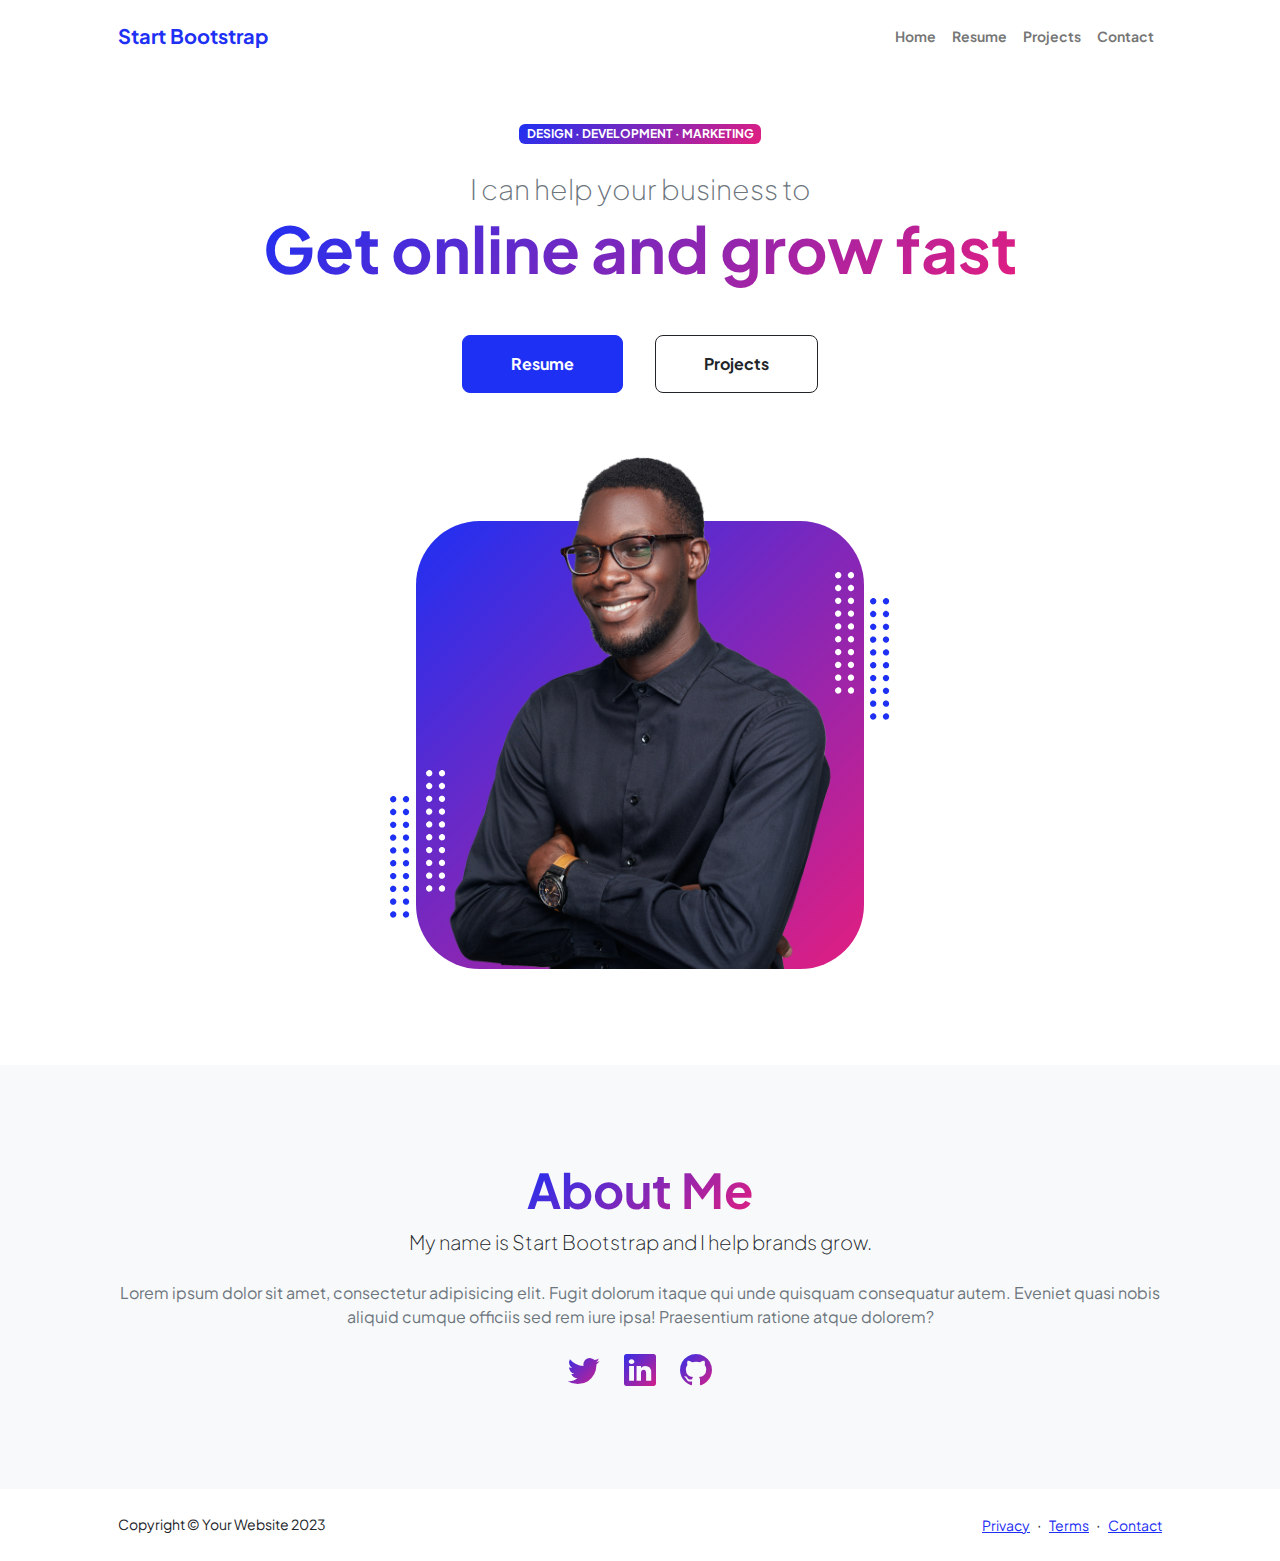
<file: index.html>
<!DOCTYPE html>
<html lang="en">

<head>
    <meta charset="utf-8" />
    <meta name="viewport" content="width=device-width, initial-scale=1, shrink-to-fit=no" />
    <meta name="description" content="" />
    <meta name="author" content="" />
    <title>Personal - Start Bootstrap Theme</title>
    <!-- Favicon-->
    <link rel="icon" type="image/x-icon" href="assets/favicon.ico" />
    <!-- Custom Google font-->
    <link rel="preconnect" href="https://fonts.googleapis.com" />
    <link rel="preconnect" href="https://fonts.gstatic.com" crossorigin />
    <link href="https://fonts.googleapis.com/css2?family=Plus+Jakarta+Sans:wght@100;200;300;400;500;600;700;800;900&amp;display=swap" rel="stylesheet" />
    <!-- Bootstrap icons-->
    <link href="https://cdn.jsdelivr.net/npm/bootstrap-icons@1.8.1/font/bootstrap-icons.css" rel="stylesheet" />
    <!-- Core theme CSS (includes Bootstrap)-->
    <link href="css/styles.css" rel="stylesheet" />
</head>

<body class="d-flex flex-column h-100">
    <main class="flex-shrink-0">
        <!-- Navigation-->
        <nav class="navbar navbar-expand-lg navbar-light bg-white py-3">
            <div class="container px-5">
                <a class="navbar-brand" href="index.html"><span class="fw-bolder text-primary">Start Bootstrap</span></a>
                <button class="navbar-toggler" type="button" data-bs-toggle="collapse" data-bs-target="#navbarSupportedContent" aria-controls="navbarSupportedContent" aria-expanded="false" aria-label="Toggle navigation"><span class="navbar-toggler-icon"></span></button>
                <div class="collapse navbar-collapse" id="navbarSupportedContent">
                    <ul class="navbar-nav ms-auto mb-2 mb-lg-0 small fw-bolder">
                        <li class="nav-item"><a class="nav-link" href="index.html">Home</a></li>
                        <li class="nav-item"><a class="nav-link" href="resume.html">Resume</a></li>
                        <li class="nav-item"><a class="nav-link" href="projects.html">Projects</a></li>
                        <li class="nav-item"><a class="nav-link" href="contact.html">Contact</a></li>
                    </ul>
                </div>
            </div>
        </nav>
        <!-- Header-->
        <header class="py-5">
            <div class="container px-5 pb-5">
                <div class="row gx-5 align-items-center">
                    <div class="col-xxl-5">
                        <!-- Header text content-->
                        <div class="text-center text-xxl-start">
                            <div class="badge bg-gradient-primary-to-secondary text-white mb-4">
                                <div class="text-uppercase">Design &middot; Development &middot; Marketing</div>
                            </div>
                            <div class="fs-3 fw-light text-muted">I can help your business to</div>
                            <h1 class="display-3 fw-bolder mb-5"><span class="text-gradient d-inline">Get online and grow fast</span></h1>
                            <div class="d-grid gap-3 d-sm-flex justify-content-sm-center justify-content-xxl-start mb-3">
                                <a class="btn btn-primary btn-lg px-5 py-3 me-sm-3 fs-6 fw-bolder" href="resume.html">Resume</a>
                                <a class="btn btn-outline-dark btn-lg px-5 py-3 fs-6 fw-bolder" href="projects.html">Projects</a>
                            </div>
                        </div>
                    </div>
                    <div class="col-xxl-7">
                        <!-- Header profile picture-->
                        <div class="d-flex justify-content-center mt-5 mt-xxl-0">
                            <div class="profile bg-gradient-primary-to-secondary">
                                <!-- TIP: For best results, use a photo with a transparent background like the demo example below-->
                                <!-- Watch a tutorial on how to do this on YouTube (link)-->
                                <img class="profile-img" src="assets/profile.png" alt="..." />
                                <div class="dots-1">
                                    <!-- SVG Dots-->
                                    <svg version="1.1" xmlns="http://www.w3.org/2000/svg" xmlns:xlink="http://www.w3.org/1999/xlink" x="0px" y="0px" viewBox="0 0 191.6 1215.4" style="enable-background: new 0 0 191.6 1215.4" xml:space="preserve">
                                            <g transform="translate(0.000000,1280.000000) scale(0.100000,-0.100000)">
                                                <path d="M227.7,12788.6c-105-35-200-141-222-248c-43-206,163-412,369-369c155,32,275,190,260,339c-11,105-90,213-190,262        C383.7,12801.6,289.7,12808.6,227.7,12788.6z"></path>
                                                <path d="M1507.7,12788.6c-151-50-253-216-222-362c25-119,136-230,254-255c194-41,395,142,375,339c-11,105-90,213-190,262        C1663.7,12801.6,1569.7,12808.6,1507.7,12788.6z"></path>
                                                <path d="M227.7,11508.6c-105-35-200-141-222-248c-43-206,163-412,369-369c155,32,275,190,260,339c-11,105-90,213-190,262        C383.7,11521.6,289.7,11528.6,227.7,11508.6z"></path>
                                                <path d="M1507.7,11508.6c-151-50-253-216-222-362c25-119,136-230,254-255c194-41,395,142,375,339c-11,105-90,213-190,262        C1663.7,11521.6,1569.7,11528.6,1507.7,11508.6z"></path>
                                                <path d="M227.7,10228.6c-105-35-200-141-222-248c-43-206,163-412,369-369c155,32,275,190,260,339c-11,105-90,213-190,262        C383.7,10241.6,289.7,10248.6,227.7,10228.6z"></path>
                                                <path d="M1507.7,10228.6c-105-35-200-141-222-248c-43-206,163-412,369-369c155,32,275,190,260,339c-11,105-90,213-190,262        C1663.7,10241.6,1569.7,10248.6,1507.7,10228.6z"></path>
                                                <path d="M227.7,8948.6c-105-35-200-141-222-248c-43-206,163-412,369-369c155,32,275,190,260,339c-11,105-90,213-190,262        C383.7,8961.6,289.7,8968.6,227.7,8948.6z"></path>
                                                <path d="M1507.7,8948.6c-105-35-200-141-222-248c-43-206,163-412,369-369c155,32,275,190,260,339c-11,105-90,213-190,262        C1663.7,8961.6,1569.7,8968.6,1507.7,8948.6z"></path>
                                                <path d="M227.7,7668.6c-105-35-200-141-222-248c-43-206,163-412,369-369c155,32,275,190,260,339c-11,105-90,213-190,262        C383.7,7681.6,289.7,7688.6,227.7,7668.6z"></path>
                                                <path d="M1507.7,7668.6c-105-35-200-141-222-248c-43-206,163-412,369-369c155,32,275,190,260,339c-11,105-90,213-190,262        C1663.7,7681.6,1569.7,7688.6,1507.7,7668.6z"></path>
                                                <path d="M227.7,6388.6c-105-35-200-141-222-248c-43-206,163-412,369-369c155,32,275,190,260,339c-11,105-90,213-190,262        C383.7,6401.6,289.7,6408.6,227.7,6388.6z"></path>
                                                <path d="M1507.7,6388.6c-105-35-200-141-222-248c-43-206,163-412,369-369c155,32,275,190,260,339c-11,105-90,213-190,262        C1663.7,6401.6,1569.7,6408.6,1507.7,6388.6z"></path>
                                                <path d="M227.7,5108.6c-105-35-200-141-222-248c-43-206,163-412,369-369c155,32,275,190,260,339c-11,105-90,213-190,262        C383.7,5121.6,289.7,5128.6,227.7,5108.6z"></path>
                                                <path d="M1507.7,5108.6c-105-35-200-141-222-248c-43-206,163-412,369-369c155,32,275,190,260,339c-11,105-90,213-190,262        C1663.7,5121.6,1569.7,5128.6,1507.7,5108.6z"></path>
                                                <path d="M227.7,3828.6c-105-35-200-141-222-248c-43-206,163-412,369-369c155,32,275,190,260,339c-11,105-90,213-190,262        C383.7,3841.6,289.7,3848.6,227.7,3828.6z"></path>
                                                <path d="M1507.7,3828.6c-105-35-200-141-222-248c-43-206,163-412,369-369c155,32,275,190,260,339c-11,105-90,213-190,262        C1663.7,3841.6,1569.7,3848.6,1507.7,3828.6z"></path>
                                                <path d="M227.7,2548.6c-105-35-200-141-222-248c-43-206,163-412,369-369c155,32,275,190,260,339c-11,105-90,213-190,262        C383.7,2561.6,289.7,2568.6,227.7,2548.6z"></path>
                                                <path d="M1507.7,2548.6c-105-35-200-141-222-248c-43-206,163-412,369-369c155,32,275,190,260,339c-11,105-90,213-190,262        C1663.7,2561.6,1569.7,2568.6,1507.7,2548.6z"></path>
                                                <path d="M227.7,1268.6c-105-35-200-141-222-248c-43-206,163-412,369-369c155,32,275,190,260,339c-11,105-90,213-190,262        C383.7,1281.6,289.7,1288.6,227.7,1268.6z"></path>
                                                <path d="M1507.7,1268.6c-105-35-200-141-222-248c-43-206,163-412,369-369c155,32,275,190,260,339c-11,105-90,213-190,262        C1663.7,1281.6,1569.7,1288.6,1507.7,1268.6z"></path>
                                            </g>
                                        </svg>
                                    <!-- END of SVG dots-->
                                </div>
                                <div class="dots-2">
                                    <!-- SVG Dots-->
                                    <svg version="1.1" xmlns="http://www.w3.org/2000/svg" xmlns:xlink="http://www.w3.org/1999/xlink" x="0px" y="0px" viewBox="0 0 191.6 1215.4" style="enable-background: new 0 0 191.6 1215.4" xml:space="preserve">
                                            <g transform="translate(0.000000,1280.000000) scale(0.100000,-0.100000)">
                                                <path d="M227.7,12788.6c-105-35-200-141-222-248c-43-206,163-412,369-369c155,32,275,190,260,339c-11,105-90,213-190,262        C383.7,12801.6,289.7,12808.6,227.7,12788.6z"></path>
                                                <path d="M1507.7,12788.6c-151-50-253-216-222-362c25-119,136-230,254-255c194-41,395,142,375,339c-11,105-90,213-190,262        C1663.7,12801.6,1569.7,12808.6,1507.7,12788.6z"></path>
                                                <path d="M227.7,11508.6c-105-35-200-141-222-248c-43-206,163-412,369-369c155,32,275,190,260,339c-11,105-90,213-190,262        C383.7,11521.6,289.7,11528.6,227.7,11508.6z"></path>
                                                <path d="M1507.7,11508.6c-151-50-253-216-222-362c25-119,136-230,254-255c194-41,395,142,375,339c-11,105-90,213-190,262        C1663.7,11521.6,1569.7,11528.6,1507.7,11508.6z"></path>
                                                <path d="M227.7,10228.6c-105-35-200-141-222-248c-43-206,163-412,369-369c155,32,275,190,260,339c-11,105-90,213-190,262        C383.7,10241.6,289.7,10248.6,227.7,10228.6z"></path>
                                                <path d="M1507.7,10228.6c-105-35-200-141-222-248c-43-206,163-412,369-369c155,32,275,190,260,339c-11,105-90,213-190,262        C1663.7,10241.6,1569.7,10248.6,1507.7,10228.6z"></path>
                                                <path d="M227.7,8948.6c-105-35-200-141-222-248c-43-206,163-412,369-369c155,32,275,190,260,339c-11,105-90,213-190,262        C383.7,8961.6,289.7,8968.6,227.7,8948.6z"></path>
                                                <path d="M1507.7,8948.6c-105-35-200-141-222-248c-43-206,163-412,369-369c155,32,275,190,260,339c-11,105-90,213-190,262        C1663.7,8961.6,1569.7,8968.6,1507.7,8948.6z"></path>
                                                <path d="M227.7,7668.6c-105-35-200-141-222-248c-43-206,163-412,369-369c155,32,275,190,260,339c-11,105-90,213-190,262        C383.7,7681.6,289.7,7688.6,227.7,7668.6z"></path>
                                                <path d="M1507.7,7668.6c-105-35-200-141-222-248c-43-206,163-412,369-369c155,32,275,190,260,339c-11,105-90,213-190,262        C1663.7,7681.6,1569.7,7688.6,1507.7,7668.6z"></path>
                                                <path d="M227.7,6388.6c-105-35-200-141-222-248c-43-206,163-412,369-369c155,32,275,190,260,339c-11,105-90,213-190,262        C383.7,6401.6,289.7,6408.6,227.7,6388.6z"></path>
                                                <path d="M1507.7,6388.6c-105-35-200-141-222-248c-43-206,163-412,369-369c155,32,275,190,260,339c-11,105-90,213-190,262        C1663.7,6401.6,1569.7,6408.6,1507.7,6388.6z"></path>
                                                <path d="M227.7,5108.6c-105-35-200-141-222-248c-43-206,163-412,369-369c155,32,275,190,260,339c-11,105-90,213-190,262        C383.7,5121.6,289.7,5128.6,227.7,5108.6z"></path>
                                                <path d="M1507.7,5108.6c-105-35-200-141-222-248c-43-206,163-412,369-369c155,32,275,190,260,339c-11,105-90,213-190,262        C1663.7,5121.6,1569.7,5128.6,1507.7,5108.6z"></path>
                                                <path d="M227.7,3828.6c-105-35-200-141-222-248c-43-206,163-412,369-369c155,32,275,190,260,339c-11,105-90,213-190,262        C383.7,3841.6,289.7,3848.6,227.7,3828.6z"></path>
                                                <path d="M1507.7,3828.6c-105-35-200-141-222-248c-43-206,163-412,369-369c155,32,275,190,260,339c-11,105-90,213-190,262        C1663.7,3841.6,1569.7,3848.6,1507.7,3828.6z"></path>
                                                <path d="M227.7,2548.6c-105-35-200-141-222-248c-43-206,163-412,369-369c155,32,275,190,260,339c-11,105-90,213-190,262        C383.7,2561.6,289.7,2568.6,227.7,2548.6z"></path>
                                                <path d="M1507.7,2548.6c-105-35-200-141-222-248c-43-206,163-412,369-369c155,32,275,190,260,339c-11,105-90,213-190,262        C1663.7,2561.6,1569.7,2568.6,1507.7,2548.6z"></path>
                                                <path d="M227.7,1268.6c-105-35-200-141-222-248c-43-206,163-412,369-369c155,32,275,190,260,339c-11,105-90,213-190,262        C383.7,1281.6,289.7,1288.6,227.7,1268.6z"></path>
                                                <path d="M1507.7,1268.6c-105-35-200-141-222-248c-43-206,163-412,369-369c155,32,275,190,260,339c-11,105-90,213-190,262        C1663.7,1281.6,1569.7,1288.6,1507.7,1268.6z"></path>
                                            </g>
                                        </svg>
                                    <!-- END of SVG dots-->
                                </div>
                                <div class="dots-3">
                                    <!-- SVG Dots-->
                                    <svg version="1.1" xmlns="http://www.w3.org/2000/svg" xmlns:xlink="http://www.w3.org/1999/xlink" x="0px" y="0px" viewBox="0 0 191.6 1215.4" style="enable-background: new 0 0 191.6 1215.4" xml:space="preserve">
                                            <g transform="translate(0.000000,1280.000000) scale(0.100000,-0.100000)">
                                                <path d="M227.7,12788.6c-105-35-200-141-222-248c-43-206,163-412,369-369c155,32,275,190,260,339c-11,105-90,213-190,262        C383.7,12801.6,289.7,12808.6,227.7,12788.6z"></path>
                                                <path d="M1507.7,12788.6c-151-50-253-216-222-362c25-119,136-230,254-255c194-41,395,142,375,339c-11,105-90,213-190,262        C1663.7,12801.6,1569.7,12808.6,1507.7,12788.6z"></path>
                                                <path d="M227.7,11508.6c-105-35-200-141-222-248c-43-206,163-412,369-369c155,32,275,190,260,339c-11,105-90,213-190,262        C383.7,11521.6,289.7,11528.6,227.7,11508.6z"></path>
                                                <path d="M1507.7,11508.6c-151-50-253-216-222-362c25-119,136-230,254-255c194-41,395,142,375,339c-11,105-90,213-190,262        C1663.7,11521.6,1569.7,11528.6,1507.7,11508.6z"></path>
                                                <path d="M227.7,10228.6c-105-35-200-141-222-248c-43-206,163-412,369-369c155,32,275,190,260,339c-11,105-90,213-190,262        C383.7,10241.6,289.7,10248.6,227.7,10228.6z"></path>
                                                <path d="M1507.7,10228.6c-105-35-200-141-222-248c-43-206,163-412,369-369c155,32,275,190,260,339c-11,105-90,213-190,262        C1663.7,10241.6,1569.7,10248.6,1507.7,10228.6z"></path>
                                                <path d="M227.7,8948.6c-105-35-200-141-222-248c-43-206,163-412,369-369c155,32,275,190,260,339c-11,105-90,213-190,262        C383.7,8961.6,289.7,8968.6,227.7,8948.6z"></path>
                                                <path d="M1507.7,8948.6c-105-35-200-141-222-248c-43-206,163-412,369-369c155,32,275,190,260,339c-11,105-90,213-190,262        C1663.7,8961.6,1569.7,8968.6,1507.7,8948.6z"></path>
                                                <path d="M227.7,7668.6c-105-35-200-141-222-248c-43-206,163-412,369-369c155,32,275,190,260,339c-11,105-90,213-190,262        C383.7,7681.6,289.7,7688.6,227.7,7668.6z"></path>
                                                <path d="M1507.7,7668.6c-105-35-200-141-222-248c-43-206,163-412,369-369c155,32,275,190,260,339c-11,105-90,213-190,262        C1663.7,7681.6,1569.7,7688.6,1507.7,7668.6z"></path>
                                                <path d="M227.7,6388.6c-105-35-200-141-222-248c-43-206,163-412,369-369c155,32,275,190,260,339c-11,105-90,213-190,262        C383.7,6401.6,289.7,6408.6,227.7,6388.6z"></path>
                                                <path d="M1507.7,6388.6c-105-35-200-141-222-248c-43-206,163-412,369-369c155,32,275,190,260,339c-11,105-90,213-190,262        C1663.7,6401.6,1569.7,6408.6,1507.7,6388.6z"></path>
                                                <path d="M227.7,5108.6c-105-35-200-141-222-248c-43-206,163-412,369-369c155,32,275,190,260,339c-11,105-90,213-190,262        C383.7,5121.6,289.7,5128.6,227.7,5108.6z"></path>
                                                <path d="M1507.7,5108.6c-105-35-200-141-222-248c-43-206,163-412,369-369c155,32,275,190,260,339c-11,105-90,213-190,262        C1663.7,5121.6,1569.7,5128.6,1507.7,5108.6z"></path>
                                                <path d="M227.7,3828.6c-105-35-200-141-222-248c-43-206,163-412,369-369c155,32,275,190,260,339c-11,105-90,213-190,262        C383.7,3841.6,289.7,3848.6,227.7,3828.6z"></path>
                                                <path d="M1507.7,3828.6c-105-35-200-141-222-248c-43-206,163-412,369-369c155,32,275,190,260,339c-11,105-90,213-190,262        C1663.7,3841.6,1569.7,3848.6,1507.7,3828.6z"></path>
                                                <path d="M227.7,2548.6c-105-35-200-141-222-248c-43-206,163-412,369-369c155,32,275,190,260,339c-11,105-90,213-190,262        C383.7,2561.6,289.7,2568.6,227.7,2548.6z"></path>
                                                <path d="M1507.7,2548.6c-105-35-200-141-222-248c-43-206,163-412,369-369c155,32,275,190,260,339c-11,105-90,213-190,262        C1663.7,2561.6,1569.7,2568.6,1507.7,2548.6z"></path>
                                                <path d="M227.7,1268.6c-105-35-200-141-222-248c-43-206,163-412,369-369c155,32,275,190,260,339c-11,105-90,213-190,262        C383.7,1281.6,289.7,1288.6,227.7,1268.6z"></path>
                                                <path d="M1507.7,1268.6c-105-35-200-141-222-248c-43-206,163-412,369-369c155,32,275,190,260,339c-11,105-90,213-190,262        C1663.7,1281.6,1569.7,1288.6,1507.7,1268.6z"></path>
                                            </g>
                                        </svg>
                                    <!-- END of SVG dots-->
                                </div>
                                <div class="dots-4">
                                    <!-- SVG Dots-->
                                    <svg version="1.1" xmlns="http://www.w3.org/2000/svg" xmlns:xlink="http://www.w3.org/1999/xlink" x="0px" y="0px" viewBox="0 0 191.6 1215.4" style="enable-background: new 0 0 191.6 1215.4" xml:space="preserve">
                                            <g transform="translate(0.000000,1280.000000) scale(0.100000,-0.100000)">
                                                <path d="M227.7,12788.6c-105-35-200-141-222-248c-43-206,163-412,369-369c155,32,275,190,260,339c-11,105-90,213-190,262        C383.7,12801.6,289.7,12808.6,227.7,12788.6z"></path>
                                                <path d="M1507.7,12788.6c-151-50-253-216-222-362c25-119,136-230,254-255c194-41,395,142,375,339c-11,105-90,213-190,262        C1663.7,12801.6,1569.7,12808.6,1507.7,12788.6z"></path>
                                                <path d="M227.7,11508.6c-105-35-200-141-222-248c-43-206,163-412,369-369c155,32,275,190,260,339c-11,105-90,213-190,262        C383.7,11521.6,289.7,11528.6,227.7,11508.6z"></path>
                                                <path d="M1507.7,11508.6c-151-50-253-216-222-362c25-119,136-230,254-255c194-41,395,142,375,339c-11,105-90,213-190,262        C1663.7,11521.6,1569.7,11528.6,1507.7,11508.6z"></path>
                                                <path d="M227.7,10228.6c-105-35-200-141-222-248c-43-206,163-412,369-369c155,32,275,190,260,339c-11,105-90,213-190,262        C383.7,10241.6,289.7,10248.6,227.7,10228.6z"></path>
                                                <path d="M1507.7,10228.6c-105-35-200-141-222-248c-43-206,163-412,369-369c155,32,275,190,260,339c-11,105-90,213-190,262        C1663.7,10241.6,1569.7,10248.6,1507.7,10228.6z"></path>
                                                <path d="M227.7,8948.6c-105-35-200-141-222-248c-43-206,163-412,369-369c155,32,275,190,260,339c-11,105-90,213-190,262        C383.7,8961.6,289.7,8968.6,227.7,8948.6z"></path>
                                                <path d="M1507.7,8948.6c-105-35-200-141-222-248c-43-206,163-412,369-369c155,32,275,190,260,339c-11,105-90,213-190,262        C1663.7,8961.6,1569.7,8968.6,1507.7,8948.6z"></path>
                                                <path d="M227.7,7668.6c-105-35-200-141-222-248c-43-206,163-412,369-369c155,32,275,190,260,339c-11,105-90,213-190,262        C383.7,7681.6,289.7,7688.6,227.7,7668.6z"></path>
                                                <path d="M1507.7,7668.6c-105-35-200-141-222-248c-43-206,163-412,369-369c155,32,275,190,260,339c-11,105-90,213-190,262        C1663.7,7681.6,1569.7,7688.6,1507.7,7668.6z"></path>
                                                <path d="M227.7,6388.6c-105-35-200-141-222-248c-43-206,163-412,369-369c155,32,275,190,260,339c-11,105-90,213-190,262        C383.7,6401.6,289.7,6408.6,227.7,6388.6z"></path>
                                                <path d="M1507.7,6388.6c-105-35-200-141-222-248c-43-206,163-412,369-369c155,32,275,190,260,339c-11,105-90,213-190,262        C1663.7,6401.6,1569.7,6408.6,1507.7,6388.6z"></path>
                                                <path d="M227.7,5108.6c-105-35-200-141-222-248c-43-206,163-412,369-369c155,32,275,190,260,339c-11,105-90,213-190,262        C383.7,5121.6,289.7,5128.6,227.7,5108.6z"></path>
                                                <path d="M1507.7,5108.6c-105-35-200-141-222-248c-43-206,163-412,369-369c155,32,275,190,260,339c-11,105-90,213-190,262        C1663.7,5121.6,1569.7,5128.6,1507.7,5108.6z"></path>
                                                <path d="M227.7,3828.6c-105-35-200-141-222-248c-43-206,163-412,369-369c155,32,275,190,260,339c-11,105-90,213-190,262        C383.7,3841.6,289.7,3848.6,227.7,3828.6z"></path>
                                                <path d="M1507.7,3828.6c-105-35-200-141-222-248c-43-206,163-412,369-369c155,32,275,190,260,339c-11,105-90,213-190,262        C1663.7,3841.6,1569.7,3848.6,1507.7,3828.6z"></path>
                                                <path d="M227.7,2548.6c-105-35-200-141-222-248c-43-206,163-412,369-369c155,32,275,190,260,339c-11,105-90,213-190,262        C383.7,2561.6,289.7,2568.6,227.7,2548.6z"></path>
                                                <path d="M1507.7,2548.6c-105-35-200-141-222-248c-43-206,163-412,369-369c155,32,275,190,260,339c-11,105-90,213-190,262        C1663.7,2561.6,1569.7,2568.6,1507.7,2548.6z"></path>
                                                <path d="M227.7,1268.6c-105-35-200-141-222-248c-43-206,163-412,369-369c155,32,275,190,260,339c-11,105-90,213-190,262        C383.7,1281.6,289.7,1288.6,227.7,1268.6z"></path>
                                                <path d="M1507.7,1268.6c-105-35-200-141-222-248c-43-206,163-412,369-369c155,32,275,190,260,339c-11,105-90,213-190,262        C1663.7,1281.6,1569.7,1288.6,1507.7,1268.6z"></path>
                                            </g>
                                        </svg>
                                    <!-- END of SVG dots-->
                                </div>
                            </div>
                        </div>
                    </div>
                </div>
            </div>
        </header>
        <!-- About Section-->
        <section class="bg-light py-5">
            <div class="container px-5">
                <div class="row gx-5 justify-content-center">
                    <div class="col-xxl-8">
                        <div class="text-center my-5">
                            <h2 class="display-5 fw-bolder"><span class="text-gradient d-inline">About Me</span></h2>
                            <p class="lead fw-light mb-4">My name is Start Bootstrap and I help brands grow.</p>
                            <p class="text-muted">Lorem ipsum dolor sit amet, consectetur adipisicing elit. Fugit dolorum itaque qui unde quisquam consequatur autem. Eveniet quasi nobis aliquid cumque officiis sed rem iure ipsa! Praesentium ratione atque dolorem?</p>
                            <div class="d-flex justify-content-center fs-2 gap-4">
                                <a class="text-gradient" href="#!"><i class="bi bi-twitter"></i></a>
                                <a class="text-gradient" href="#!"><i class="bi bi-linkedin"></i></a>
                                <a class="text-gradient" href="#!"><i class="bi bi-github"></i></a>
                            </div>
                        </div>
                    </div>
                </div>
            </div>
        </section>
    </main>
    <!-- Footer-->
    <footer class="bg-white py-4 mt-auto">
        <div class="container px-5">
            <div class="row align-items-center justify-content-between flex-column flex-sm-row">
                <div class="col-auto">
                    <div class="small m-0">Copyright &copy; Your Website 2023</div>
                </div>
                <div class="col-auto">
                    <a class="small" href="#!">Privacy</a>
                    <span class="mx-1">&middot;</span>
                    <a class="small" href="#!">Terms</a>
                    <span class="mx-1">&middot;</span>
                    <a class="small" href="#!">Contact</a>
                </div>
            </div>
        </div>
    </footer>
    <!-- Bootstrap core JS-->
    <script src="https://cdn.jsdelivr.net/npm/bootstrap@5.2.3/dist/js/bootstrap.bundle.min.js"></script>
    <!-- Core theme JS-->
    <script src="js/scripts.js"></script>
</body>

</html>
</file>
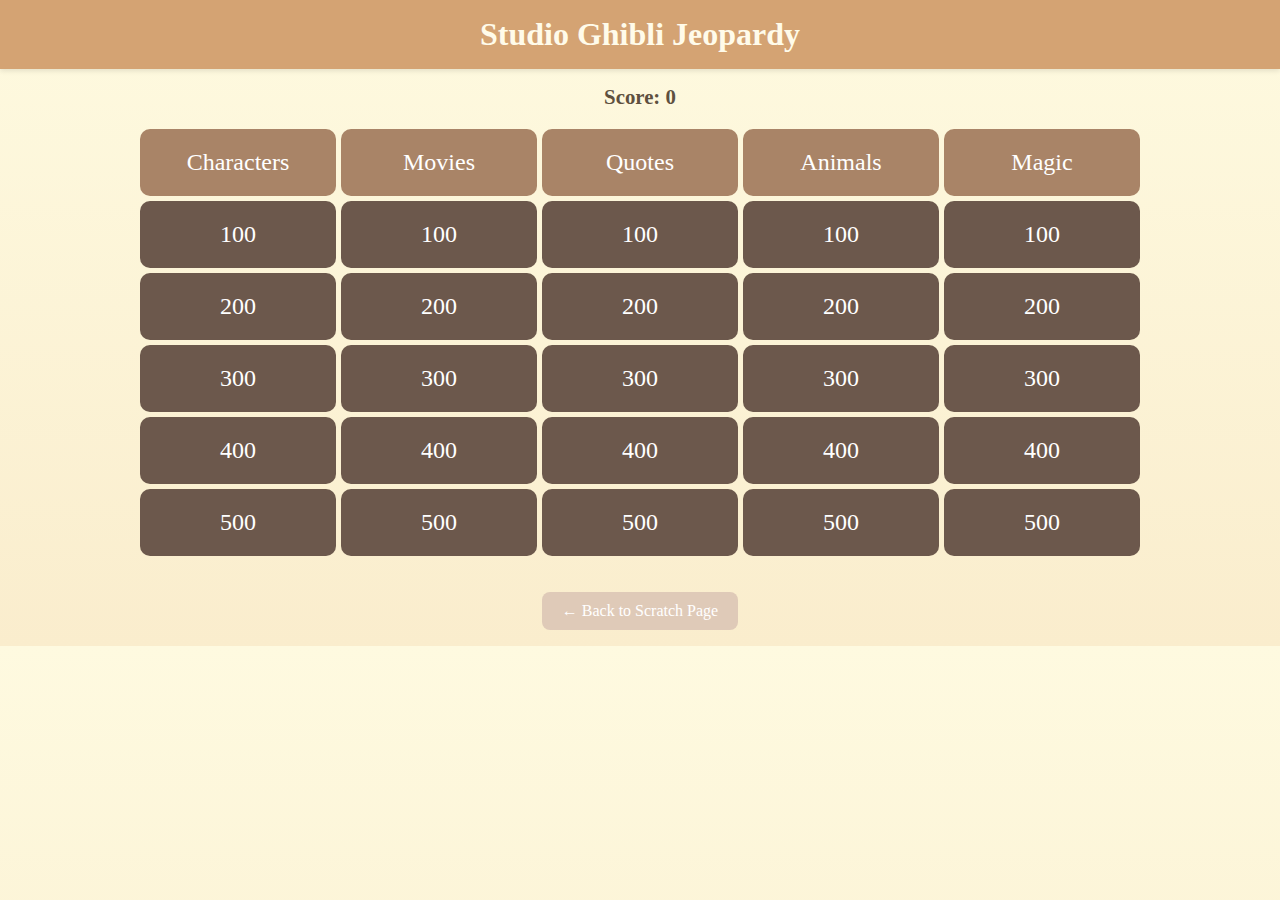
<file: app.html>
<!DOCTYPE html>
<html lang="en">

<head>
    <meta charset="UTF-8" />
    <title>Studio Ghibli Jeopardy</title>
    <style>
        body {
            font-family: 'Comic Neue', cursive;
            background: linear-gradient(to bottom, #fefae0, #faedcd);
            color: #4e342e;
            text-align: center;
            margin: 0;
            padding: 0;
        }
        
        h1 {
            background-color: #d4a373;
            color: #fffbea;
            margin: 0;
            padding: 1rem;
            box-shadow: 0 2px 5px rgba(0, 0, 0, 0.1);
        }
        
        #navButton {
            margin-top: 1rem;
        }
        
        #navButton a {
            text-decoration: none;
            color: white;
            background-color: #dfcab8;
            padding: 10px 20px;
            border-radius: 8px;
            font-size: 1rem;
            display: inline-block;
            margin-bottom: 1rem;
        }
        
        #navButton a:hover {
            background-color: #e3aca2;
        }
        
        .board {
            display: grid;
            grid-template-columns: repeat(5, 1fr);
            gap: 5px;
            padding: 20px;
            max-width: 1000px;
            margin: auto;
        }
        
        .cell {
            background-color: #6c584c;
            color: white;
            padding: 20px;
            font-size: 1.5rem;
            cursor: pointer;
            border-radius: 10px;
            transition: transform 0.2s, background-color 0.3s;
        }
        
        .cell:hover {
            transform: scale(1.05);
            background-color: #8d7b68;
        }
        
        .question {
            display: none;
            padding: 20px;
            background-color: #fffaf0;
            border: 2px dashed #d4a373;
            margin: 20px auto;
            max-width: 600px;
            border-radius: 10px;
            font-size: 1.2rem;
        }
        
        #score {
            font-size: 1.3rem;
            margin-top: 1rem;
            color: #5e503f;
            font-weight: bold;
        }
        
        input[type="text"] {
            padding: 8px;
            margin: 10px;
            font-size: 1rem;
            border-radius: 5px;
            border: 1px solid #ccc;
        }
        
        button {
            padding: 8px 15px;
            font-size: 1rem;
            background-color: #e9c46a;
            border: none;
            border-radius: 5px;
            cursor: pointer;
        }
        
        .disabled {
            background-color: #ccc !important;
            cursor: not-allowed;
        }
        
        #endGameMessage {
            display: none;
            margin-top: 30px;
            font-size: 1.5rem;
            color: #6d6875;
            font-weight: bold;
            background: #fef6e4;
            padding: 20px;
            border-radius: 15px;
            animation: pop 0.5s ease-in-out;
        }
        
        @keyframes pop {
            0% {
                transform: scale(0.8);
                opacity: 0;
            }
            100% {
                transform: scale(1);
                opacity: 1;
            }
        }
    </style>
</head>

<body>

    <h1>Studio Ghibli Jeopardy</h1>



    <div id="score">Score: 0</div>
    <div class="board" id="board"></div>

    <div id="questionBox" class="question">
        <p id="questionText"></p>
        <input type="text" id="answerInput" placeholder="Your answer here" />
        <button id="submitAnswer">Submit</button>
        <p id="feedback"></p>
    </div>

    <div id="endGameMessage">
        🏆 Congratulations! You've finished the game! <br><br>
        <button onclick="resetGame()">Play Again</button>
    </div>
    <div id="navButton">
        <a href="scratch.html">← Back to Scratch Page</a>
    </div>

    <script>
        const categories = ["Characters", "Movies", "Quotes", "Animals", "Magic"];
        const board = document.getElementById("board");
        const questionBox = document.getElementById("questionBox");
        const questionText = document.getElementById("questionText");
        const answerInput = document.getElementById("answerInput");
        const submitButton = document.getElementById("submitAnswer");
        const feedback = document.getElementById("feedback");
        const scoreDisplay = document.getElementById("score");
        const endGameMessage = document.getElementById("endGameMessage");

        let currentCell = null;
        let currentAnswer = "";
        let attempts = 0;
        let score = 0;
        let totalQuestions = 25;
        let answeredQuestions = 0;

        const questions = {
            "Characters": [{
                q: "Who is the fluffy forest spirit in *My Neighbor Totoro*?",
                a: "totoro"
            }, {
                q: "Who is the fire demon in *Howl's Moving Castle*?",
                a: "calcifer"
            }, {
                q: "What character turns into a pig in *Porco Rosso*?",
                a: "porco"
            }, {
                q: "Who is the main girl in *Kiki's Delivery Service*?",
                a: "kiki"
            }, {
                q: "What small creature helps the Forest Spirit in *Princess Mononoke*?",
                a: "kodama"
            }],
            "Movies": [{
                q: "Which film won an Academy Award in 2003?",
                a: "spirited away"
            }, {
                q: "Which movie features a floating castle?",
                a: "howl's moving castle"
            }, {
                q: "What movie is about a girl running a bathhouse?",
                a: "spirited away"
            }, {
                q: "Which Ghibli film is about two sisters and a cat bus?",
                a: "my neighbor totoro"
            }, {
                q: "Which movie has a war, a curse, and a moving castle?",
                a: "howl's moving castle"
            }],
            "Quotes": [{
                q: "'Once you've met someone, you never really forget them' — Who said this?",
                a: "zeniba"
            }, {
                q: "'Life is suffering. It is hard. The world is cursed.' — Which movie?",
                a: "princess mononoke"
            }, {
                q: "'There’s no future for people who worship the future...' Finish it.",
                a: "without respecting the past"
            }, {
                q: "'I hate humans. I hate them all.' — Who said this?",
                a: "san"
            }, {
                q: "'You're beautiful!' — 'I know.' Who said it?",
                a: "howl"
            }],
            "Animals": [{
                q: "What animal is Catbus?",
                a: "cat"
            }, {
                q: "What creature is Jiji?",
                a: "cat"
            }, {
                q: "What animal form does the witch turn Sophie into?",
                a: "old woman"
            }, {
                q: "What giant sea creature appears in *Ponyo*?",
                a: "fish"
            }, {
                q: "What creature is Haku’s dragon form?",
                a: "dragon"
            }],
            "Magic": [{
                q: "What power does Howl have?",
                a: "magic"
            }, {
                q: "Who runs the bathhouse in *Spirited Away*?",
                a: "yubaba"
            }, {
                q: "What is Calcifer’s job?",
                a: "power the castle"
            }, {
                q: "What magical item lets Sophie travel through time?",
                a: "ring"
            }, {
                q: "Who breaks the spell on Howl?",
                a: "sophie"
            }]
        };

        categories.forEach(cat => {
            const header = document.createElement("div");
            header.className = "cell";
            header.innerText = cat;
            header.style.backgroundColor = "#a98467";
            board.appendChild(header);
        });

        for (let i = 0; i < 5; i++) {
            categories.forEach(cat => {
                const cell = document.createElement("div");
                cell.className = "cell";
                const point = (i + 1) * 100;
                cell.innerText = point;

                cell.addEventListener("click", function() {
                    if (cell.classList.contains("disabled")) return;

                    currentCell = cell;
                    currentAnswer = questions[cat][i].a;
                    questionText.innerText = questions[cat][i].q;
                    questionBox.style.display = "block";
                    answerInput.value = "";
                    feedback.innerText = "";
                    attempts = 0;
                });

                board.appendChild(cell);
            });
        }

        submitButton.addEventListener("click", function() {
            if (!currentCell || currentCell.classList.contains("disabled")) return;

            const userAnswer = answerInput.value.toLowerCase().trim();
            attempts++;

            if (userAnswer === currentAnswer) {
                feedback.innerText = "🎉 Correct! Totoro is proud of you!";
                currentCell.classList.add("disabled");
                setTimeout(() => {
                    score += parseInt(currentCell.innerText);
                    questionBox.style.display = "none";
                    updateScore();
                    updateProgress();
                }, 1500);
            } else {
                if (attempts < 3) {
                    feedback.innerText = `❌ Try again! (${attempts}/2)`;
                } else {
                    feedback.innerText = "😢 Out of tries!";
                    currentCell.classList.add("disabled");
                    setTimeout(() => {
                        questionBox.style.display = "none";
                        updateProgress();
                    }, 1000);
                }
            }
        });

        function updateScore() {
            scoreDisplay.innerText = `Score: ${score}`;
        }

        function updateProgress() {
            answeredQuestions++;
            if (answeredQuestions === totalQuestions) {
                endGameMessage.style.display = "block";
            }
        }

        function resetGame() {
            location.reload();
        }
    </script>

</body>

</html>
</file>
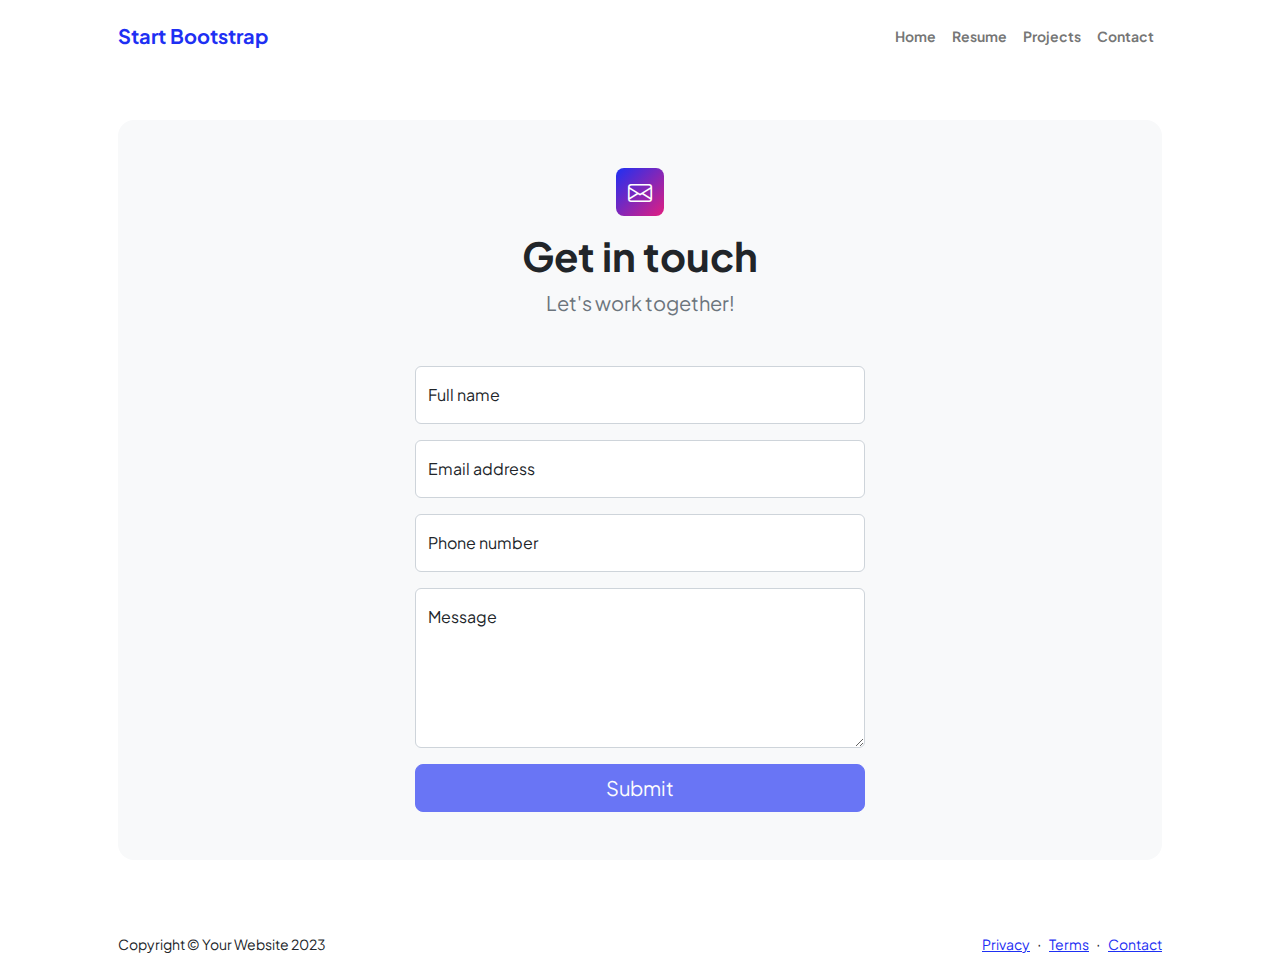
<file: contact.html>
<!DOCTYPE html>
<html lang="en">
    <head>
        <meta charset="utf-8" />
        <meta name="viewport" content="width=device-width, initial-scale=1, shrink-to-fit=no" />
        <meta name="description" content />
        <meta name="author" content />
        <title>Modern Business - Start Bootstrap Template</title>
        <!-- Favicon-->
        <link rel="icon" type="image/x-icon" href="assets/favicon.ico" />
        <!-- Custom Google font-->
        <link rel="preconnect" href="https://fonts.googleapis.com" />
        <link rel="preconnect" href="https://fonts.gstatic.com" crossorigin />
        <link href="https://fonts.googleapis.com/css2?family=Plus+Jakarta+Sans:wght@100;200;300;400;500;600;700;800;900&amp;display=swap" rel="stylesheet" />
        <!-- Bootstrap icons-->
        <link href="https://cdn.jsdelivr.net/npm/bootstrap-icons@1.8.1/font/bootstrap-icons.css" rel="stylesheet" />
        <!-- Core theme CSS (includes Bootstrap)-->
        <link href="css/styles.css" rel="stylesheet" />
    </head>
    <body class="d-flex flex-column">
        <main class="flex-shrink-0">
            <!-- Navigation-->
            <nav class="navbar navbar-expand-lg navbar-light bg-white py-3">
                <div class="container px-5">
                    <a class="navbar-brand" href="index.html"><span class="fw-bolder text-primary">Start Bootstrap</span></a>
                    <button class="navbar-toggler" type="button" data-bs-toggle="collapse" data-bs-target="#navbarSupportedContent" aria-controls="navbarSupportedContent" aria-expanded="false" aria-label="Toggle navigation"><span class="navbar-toggler-icon"></span></button>
                    <div class="collapse navbar-collapse" id="navbarSupportedContent">
                        <ul class="navbar-nav ms-auto mb-2 mb-lg-0 small fw-bolder">
                            <li class="nav-item"><a class="nav-link" href="index.html">Home</a></li>
                            <li class="nav-item"><a class="nav-link" href="resume.html">Resume</a></li>
                            <li class="nav-item"><a class="nav-link" href="projects.html">Projects</a></li>
                            <li class="nav-item"><a class="nav-link" href="contact.html">Contact</a></li>
                        </ul>
                    </div>
                </div>
            </nav>
            <!-- Page content-->
            <section class="py-5">
                <div class="container px-5">
                    <!-- Contact form-->
                    <div class="bg-light rounded-4 py-5 px-4 px-md-5">
                        <div class="text-center mb-5">
                            <div class="feature bg-primary bg-gradient-primary-to-secondary text-white rounded-3 mb-3"><i class="bi bi-envelope"></i></div>
                            <h1 class="fw-bolder">Get in touch</h1>
                            <p class="lead fw-normal text-muted mb-0">Let's work together!</p>
                        </div>
                        <div class="row gx-5 justify-content-center">
                            <div class="col-lg-8 col-xl-6">
                                <!-- * * * * * * * * * * * * * * *-->
                                <!-- * * SB Forms Contact Form * *-->
                                <!-- * * * * * * * * * * * * * * *-->
                                <!-- This form is pre-integrated with SB Forms.-->
                                <!-- To make this form functional, sign up at-->
                                <!-- https://startbootstrap.com/solution/contact-forms-->
                                <!-- to get an API token!-->
                                <form id="contactForm" data-sb-form-api-token="API_TOKEN">
                                    <!-- Name input-->
                                    <div class="form-floating mb-3">
                                        <input class="form-control" id="name" type="text" placeholder="Enter your name..." data-sb-validations="required" />
                                        <label for="name">Full name</label>
                                        <div class="invalid-feedback" data-sb-feedback="name:required">A name is required.</div>
                                    </div>
                                    <!-- Email address input-->
                                    <div class="form-floating mb-3">
                                        <input class="form-control" id="email" type="email" placeholder="name@example.com" data-sb-validations="required,email" />
                                        <label for="email">Email address</label>
                                        <div class="invalid-feedback" data-sb-feedback="email:required">An email is required.</div>
                                        <div class="invalid-feedback" data-sb-feedback="email:email">Email is not valid.</div>
                                    </div>
                                    <!-- Phone number input-->
                                    <div class="form-floating mb-3">
                                        <input class="form-control" id="phone" type="tel" placeholder="(123) 456-7890" data-sb-validations="required" />
                                        <label for="phone">Phone number</label>
                                        <div class="invalid-feedback" data-sb-feedback="phone:required">A phone number is required.</div>
                                    </div>
                                    <!-- Message input-->
                                    <div class="form-floating mb-3">
                                        <textarea class="form-control" id="message" type="text" placeholder="Enter your message here..." style="height: 10rem" data-sb-validations="required"></textarea>
                                        <label for="message">Message</label>
                                        <div class="invalid-feedback" data-sb-feedback="message:required">A message is required.</div>
                                    </div>
                                    <!-- Submit success message-->
                                    <!---->
                                    <!-- This is what your users will see when the form-->
                                    <!-- has successfully submitted-->
                                    <div class="d-none" id="submitSuccessMessage">
                                        <div class="text-center mb-3">
                                            <div class="fw-bolder">Form submission successful!</div>
                                            To activate this form, sign up at
                                            <br />
                                            <a href="https://startbootstrap.com/solution/contact-forms">https://startbootstrap.com/solution/contact-forms</a>
                                        </div>
                                    </div>
                                    <!-- Submit error message-->
                                    <!---->
                                    <!-- This is what your users will see when there is-->
                                    <!-- an error submitting the form-->
                                    <div class="d-none" id="submitErrorMessage"><div class="text-center text-danger mb-3">Error sending message!</div></div>
                                    <!-- Submit Button-->
                                    <div class="d-grid"><button class="btn btn-primary btn-lg disabled" id="submitButton" type="submit">Submit</button></div>
                                </form>
                            </div>
                        </div>
                    </div>
                </div>
            </section>
        </main>
        <!-- Footer-->
        <footer class="bg-white py-4 mt-auto">
            <div class="container px-5">
                <div class="row align-items-center justify-content-between flex-column flex-sm-row">
                    <div class="col-auto"><div class="small m-0">Copyright &copy; Your Website 2023</div></div>
                    <div class="col-auto">
                        <a class="small" href="#!">Privacy</a>
                        <span class="mx-1">&middot;</span>
                        <a class="small" href="#!">Terms</a>
                        <span class="mx-1">&middot;</span>
                        <a class="small" href="#!">Contact</a>
                    </div>
                </div>
            </div>
        </footer>
        <!-- Bootstrap core JS-->
        <script src="https://cdn.jsdelivr.net/npm/bootstrap@5.2.3/dist/js/bootstrap.bundle.min.js"></script>
        <!-- Core theme JS-->
        <script src="js/scripts.js"></script>
        <!-- * * * * * * * * * * * * * * * * * * * * * * * * * * * * * * * * * * * * * * * *-->
        <!-- * *                               SB Forms JS                               * *-->
        <!-- * * Activate your form at https://startbootstrap.com/solution/contact-forms * *-->
        <!-- * * * * * * * * * * * * * * * * * * * * * * * * * * * * * * * * * * * * * * * *-->
        <script src="https://cdn.startbootstrap.com/sb-forms-latest.js"></script>
    </body>
</html>
</file>
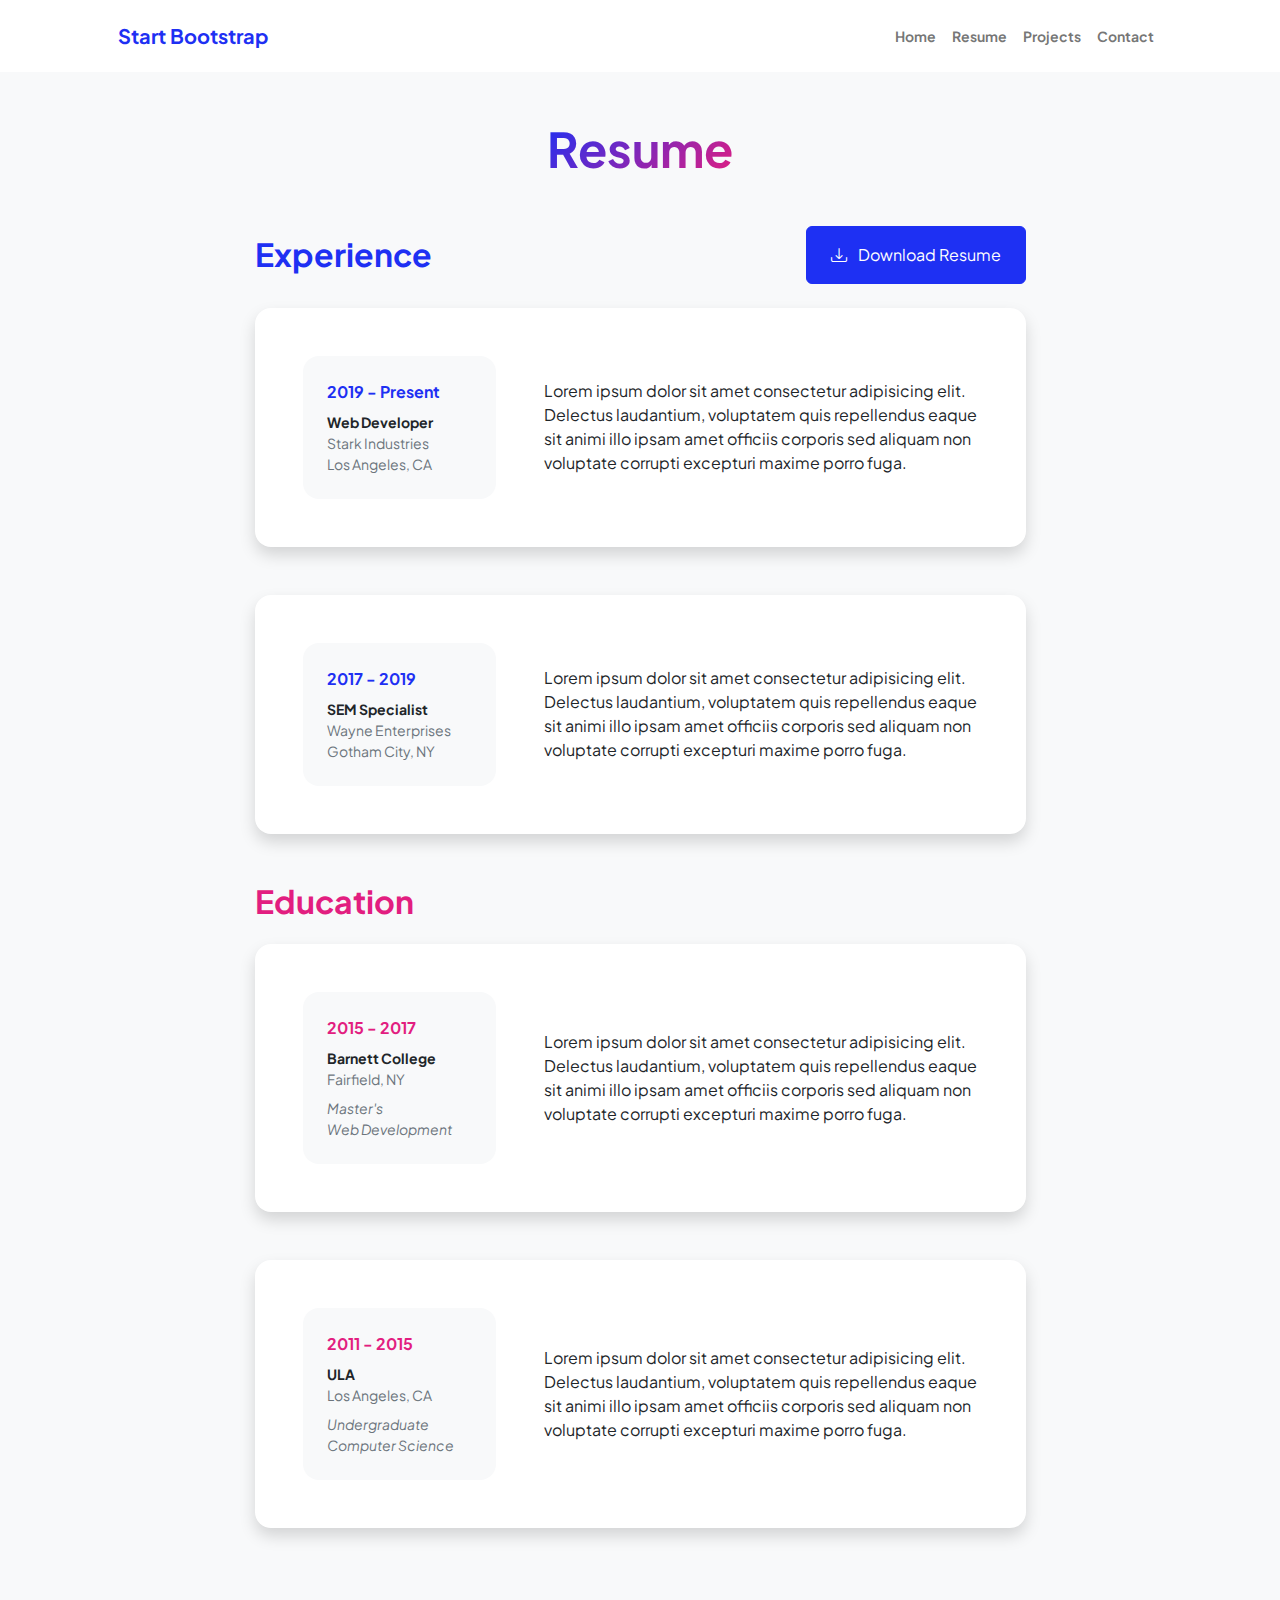
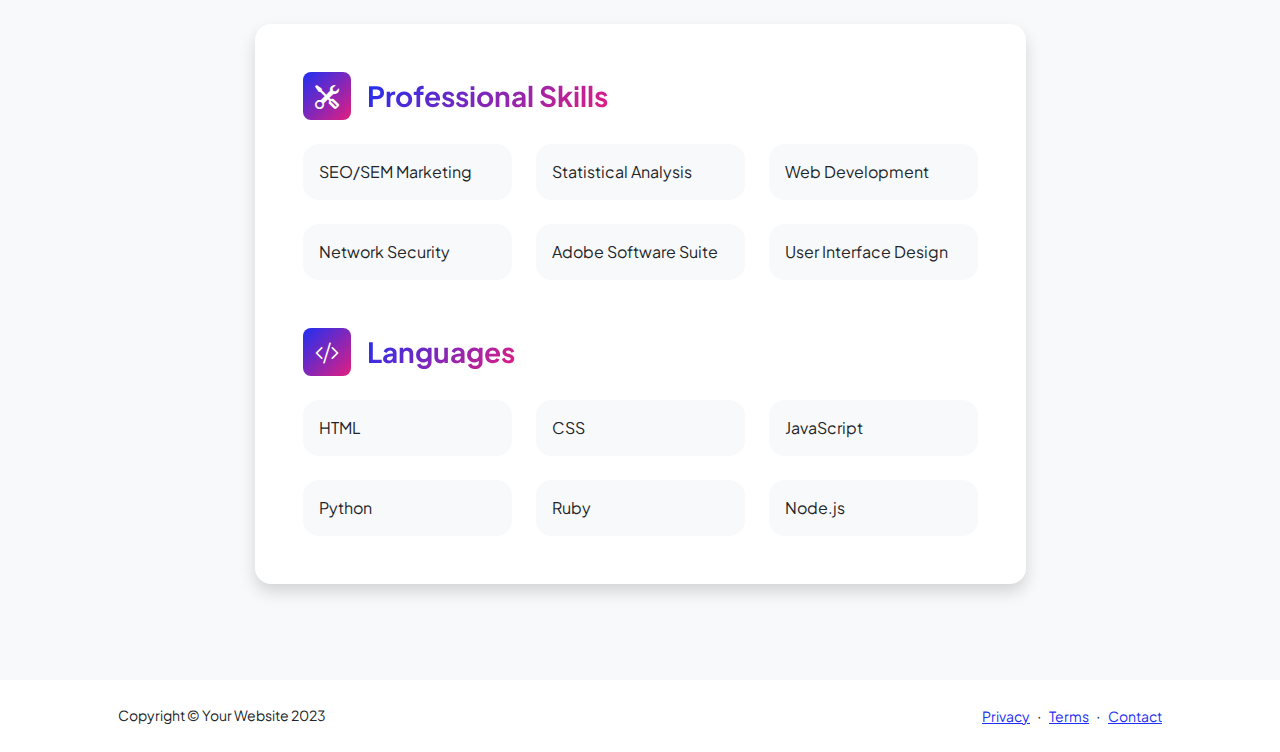
<file: resume.html>
<!DOCTYPE html>
<html lang="en">
    <head>
        <meta charset="utf-8" />
        <meta name="viewport" content="width=device-width, initial-scale=1, shrink-to-fit=no" />
        <meta name="description" content="" />
        <meta name="author" content="" />
        <title>Personal - Start Bootstrap Template</title>
        <!-- Favicon-->
        <link rel="icon" type="image/x-icon" href="assets/favicon.ico" />
        <!-- Custom Google font-->
        <link rel="preconnect" href="https://fonts.googleapis.com" />
        <link rel="preconnect" href="https://fonts.gstatic.com" crossorigin />
        <link href="https://fonts.googleapis.com/css2?family=Plus+Jakarta+Sans:wght@100;200;300;400;500;600;700;800;900&amp;display=swap" rel="stylesheet" />
        <!-- Bootstrap icons-->
        <link href="https://cdn.jsdelivr.net/npm/bootstrap-icons@1.8.1/font/bootstrap-icons.css" rel="stylesheet" />
        <!-- Core theme CSS (includes Bootstrap)-->
        <link href="css/styles.css" rel="stylesheet" />
    </head>
    <body class="d-flex flex-column h-100 bg-light">
        <main class="flex-shrink-0">
            <!-- Navigation-->
            <nav class="navbar navbar-expand-lg navbar-light bg-white py-3">
                <div class="container px-5">
                    <a class="navbar-brand" href="index.html"><span class="fw-bolder text-primary">Start Bootstrap</span></a>
                    <button class="navbar-toggler" type="button" data-bs-toggle="collapse" data-bs-target="#navbarSupportedContent" aria-controls="navbarSupportedContent" aria-expanded="false" aria-label="Toggle navigation"><span class="navbar-toggler-icon"></span></button>
                    <div class="collapse navbar-collapse" id="navbarSupportedContent">
                        <ul class="navbar-nav ms-auto mb-2 mb-lg-0 small fw-bolder">
                            <li class="nav-item"><a class="nav-link" href="index.html">Home</a></li>
                            <li class="nav-item"><a class="nav-link" href="resume.html">Resume</a></li>
                            <li class="nav-item"><a class="nav-link" href="projects.html">Projects</a></li>
                            <li class="nav-item"><a class="nav-link" href="contact.html">Contact</a></li>
                        </ul>
                    </div>
                </div>
            </nav>
            <!-- Page Content-->
            <div class="container px-5 my-5">
                <div class="text-center mb-5">
                    <h1 class="display-5 fw-bolder mb-0"><span class="text-gradient d-inline">Resume</span></h1>
                </div>
                <div class="row gx-5 justify-content-center">
                    <div class="col-lg-11 col-xl-9 col-xxl-8">
                        <!-- Experience Section-->
                        <section>
                            <div class="d-flex align-items-center justify-content-between mb-4">
                                <h2 class="text-primary fw-bolder mb-0">Experience</h2>
                                <!-- Download resume button-->
                                <!-- Note: Set the link href target to a PDF file within your project-->
                                <a class="btn btn-primary px-4 py-3" href="#!">
                                    <div class="d-inline-block bi bi-download me-2"></div>
                                    Download Resume
                                </a>
                            </div>
                            <!-- Experience Card 1-->
                            <div class="card shadow border-0 rounded-4 mb-5">
                                <div class="card-body p-5">
                                    <div class="row align-items-center gx-5">
                                        <div class="col text-center text-lg-start mb-4 mb-lg-0">
                                            <div class="bg-light p-4 rounded-4">
                                                <div class="text-primary fw-bolder mb-2">2019 - Present</div>
                                                <div class="small fw-bolder">Web Developer</div>
                                                <div class="small text-muted">Stark Industries</div>
                                                <div class="small text-muted">Los Angeles, CA</div>
                                            </div>
                                        </div>
                                        <div class="col-lg-8"><div>Lorem ipsum dolor sit amet consectetur adipisicing elit. Delectus laudantium, voluptatem quis repellendus eaque sit animi illo ipsam amet officiis corporis sed aliquam non voluptate corrupti excepturi maxime porro fuga.</div></div>
                                    </div>
                                </div>
                            </div>
                            <!-- Experience Card 2-->
                            <div class="card shadow border-0 rounded-4 mb-5">
                                <div class="card-body p-5">
                                    <div class="row align-items-center gx-5">
                                        <div class="col text-center text-lg-start mb-4 mb-lg-0">
                                            <div class="bg-light p-4 rounded-4">
                                                <div class="text-primary fw-bolder mb-2">2017 - 2019</div>
                                                <div class="small fw-bolder">SEM Specialist</div>
                                                <div class="small text-muted">Wayne Enterprises</div>
                                                <div class="small text-muted">Gotham City, NY</div>
                                            </div>
                                        </div>
                                        <div class="col-lg-8"><div>Lorem ipsum dolor sit amet consectetur adipisicing elit. Delectus laudantium, voluptatem quis repellendus eaque sit animi illo ipsam amet officiis corporis sed aliquam non voluptate corrupti excepturi maxime porro fuga.</div></div>
                                    </div>
                                </div>
                            </div>
                        </section>
                        <!-- Education Section-->
                        <section>
                            <h2 class="text-secondary fw-bolder mb-4">Education</h2>
                            <!-- Education Card 1-->
                            <div class="card shadow border-0 rounded-4 mb-5">
                                <div class="card-body p-5">
                                    <div class="row align-items-center gx-5">
                                        <div class="col text-center text-lg-start mb-4 mb-lg-0">
                                            <div class="bg-light p-4 rounded-4">
                                                <div class="text-secondary fw-bolder mb-2">2015 - 2017</div>
                                                <div class="mb-2">
                                                    <div class="small fw-bolder">Barnett College</div>
                                                    <div class="small text-muted">Fairfield, NY</div>
                                                </div>
                                                <div class="fst-italic">
                                                    <div class="small text-muted">Master's</div>
                                                    <div class="small text-muted">Web Development</div>
                                                </div>
                                            </div>
                                        </div>
                                        <div class="col-lg-8"><div>Lorem ipsum dolor sit amet consectetur adipisicing elit. Delectus laudantium, voluptatem quis repellendus eaque sit animi illo ipsam amet officiis corporis sed aliquam non voluptate corrupti excepturi maxime porro fuga.</div></div>
                                    </div>
                                </div>
                            </div>
                            <!-- Education Card 2-->
                            <div class="card shadow border-0 rounded-4 mb-5">
                                <div class="card-body p-5">
                                    <div class="row align-items-center gx-5">
                                        <div class="col text-center text-lg-start mb-4 mb-lg-0">
                                            <div class="bg-light p-4 rounded-4">
                                                <div class="text-secondary fw-bolder mb-2">2011 - 2015</div>
                                                <div class="mb-2">
                                                    <div class="small fw-bolder">ULA</div>
                                                    <div class="small text-muted">Los Angeles, CA</div>
                                                </div>
                                                <div class="fst-italic">
                                                    <div class="small text-muted">Undergraduate</div>
                                                    <div class="small text-muted">Computer Science</div>
                                                </div>
                                            </div>
                                        </div>
                                        <div class="col-lg-8"><div>Lorem ipsum dolor sit amet consectetur adipisicing elit. Delectus laudantium, voluptatem quis repellendus eaque sit animi illo ipsam amet officiis corporis sed aliquam non voluptate corrupti excepturi maxime porro fuga.</div></div>
                                    </div>
                                </div>
                            </div>
                        </section>
                        <!-- Divider-->
                        <div class="pb-5"></div>
                        <!-- Skills Section-->
                        <section>
                            <!-- Skillset Card-->
                            <div class="card shadow border-0 rounded-4 mb-5">
                                <div class="card-body p-5">
                                    <!-- Professional skills list-->
                                    <div class="mb-5">
                                        <div class="d-flex align-items-center mb-4">
                                            <div class="feature bg-primary bg-gradient-primary-to-secondary text-white rounded-3 me-3"><i class="bi bi-tools"></i></div>
                                            <h3 class="fw-bolder mb-0"><span class="text-gradient d-inline">Professional Skills</span></h3>
                                        </div>
                                        <div class="row row-cols-1 row-cols-md-3 mb-4">
                                            <div class="col mb-4 mb-md-0"><div class="d-flex align-items-center bg-light rounded-4 p-3 h-100">SEO/SEM Marketing</div></div>
                                            <div class="col mb-4 mb-md-0"><div class="d-flex align-items-center bg-light rounded-4 p-3 h-100">Statistical Analysis</div></div>
                                            <div class="col"><div class="d-flex align-items-center bg-light rounded-4 p-3 h-100">Web Development</div></div>
                                        </div>
                                        <div class="row row-cols-1 row-cols-md-3">
                                            <div class="col mb-4 mb-md-0"><div class="d-flex align-items-center bg-light rounded-4 p-3 h-100">Network Security</div></div>
                                            <div class="col mb-4 mb-md-0"><div class="d-flex align-items-center bg-light rounded-4 p-3 h-100">Adobe Software Suite</div></div>
                                            <div class="col"><div class="d-flex align-items-center bg-light rounded-4 p-3 h-100">User Interface Design</div></div>
                                        </div>
                                    </div>
                                    <!-- Languages list-->
                                    <div class="mb-0">
                                        <div class="d-flex align-items-center mb-4">
                                            <div class="feature bg-primary bg-gradient-primary-to-secondary text-white rounded-3 me-3"><i class="bi bi-code-slash"></i></div>
                                            <h3 class="fw-bolder mb-0"><span class="text-gradient d-inline">Languages</span></h3>
                                        </div>
                                        <div class="row row-cols-1 row-cols-md-3 mb-4">
                                            <div class="col mb-4 mb-md-0"><div class="d-flex align-items-center bg-light rounded-4 p-3 h-100">HTML</div></div>
                                            <div class="col mb-4 mb-md-0"><div class="d-flex align-items-center bg-light rounded-4 p-3 h-100">CSS</div></div>
                                            <div class="col"><div class="d-flex align-items-center bg-light rounded-4 p-3 h-100">JavaScript</div></div>
                                        </div>
                                        <div class="row row-cols-1 row-cols-md-3">
                                            <div class="col mb-4 mb-md-0"><div class="d-flex align-items-center bg-light rounded-4 p-3 h-100">Python</div></div>
                                            <div class="col mb-4 mb-md-0"><div class="d-flex align-items-center bg-light rounded-4 p-3 h-100">Ruby</div></div>
                                            <div class="col"><div class="d-flex align-items-center bg-light rounded-4 p-3 h-100">Node.js</div></div>
                                        </div>
                                    </div>
                                </div>
                            </div>
                        </section>
                    </div>
                </div>
            </div>
        </main>
        <!-- Footer-->
        <footer class="bg-white py-4 mt-auto">
            <div class="container px-5">
                <div class="row align-items-center justify-content-between flex-column flex-sm-row">
                    <div class="col-auto"><div class="small m-0">Copyright &copy; Your Website 2023</div></div>
                    <div class="col-auto">
                        <a class="small" href="#!">Privacy</a>
                        <span class="mx-1">&middot;</span>
                        <a class="small" href="#!">Terms</a>
                        <span class="mx-1">&middot;</span>
                        <a class="small" href="#!">Contact</a>
                    </div>
                </div>
            </div>
        </footer>
        <!-- Bootstrap core JS-->
        <script src="https://cdn.jsdelivr.net/npm/bootstrap@5.2.3/dist/js/bootstrap.bundle.min.js"></script>
        <!-- Core theme JS-->
        <script src="js/scripts.js"></script>
    </body>
</html>
</file>
